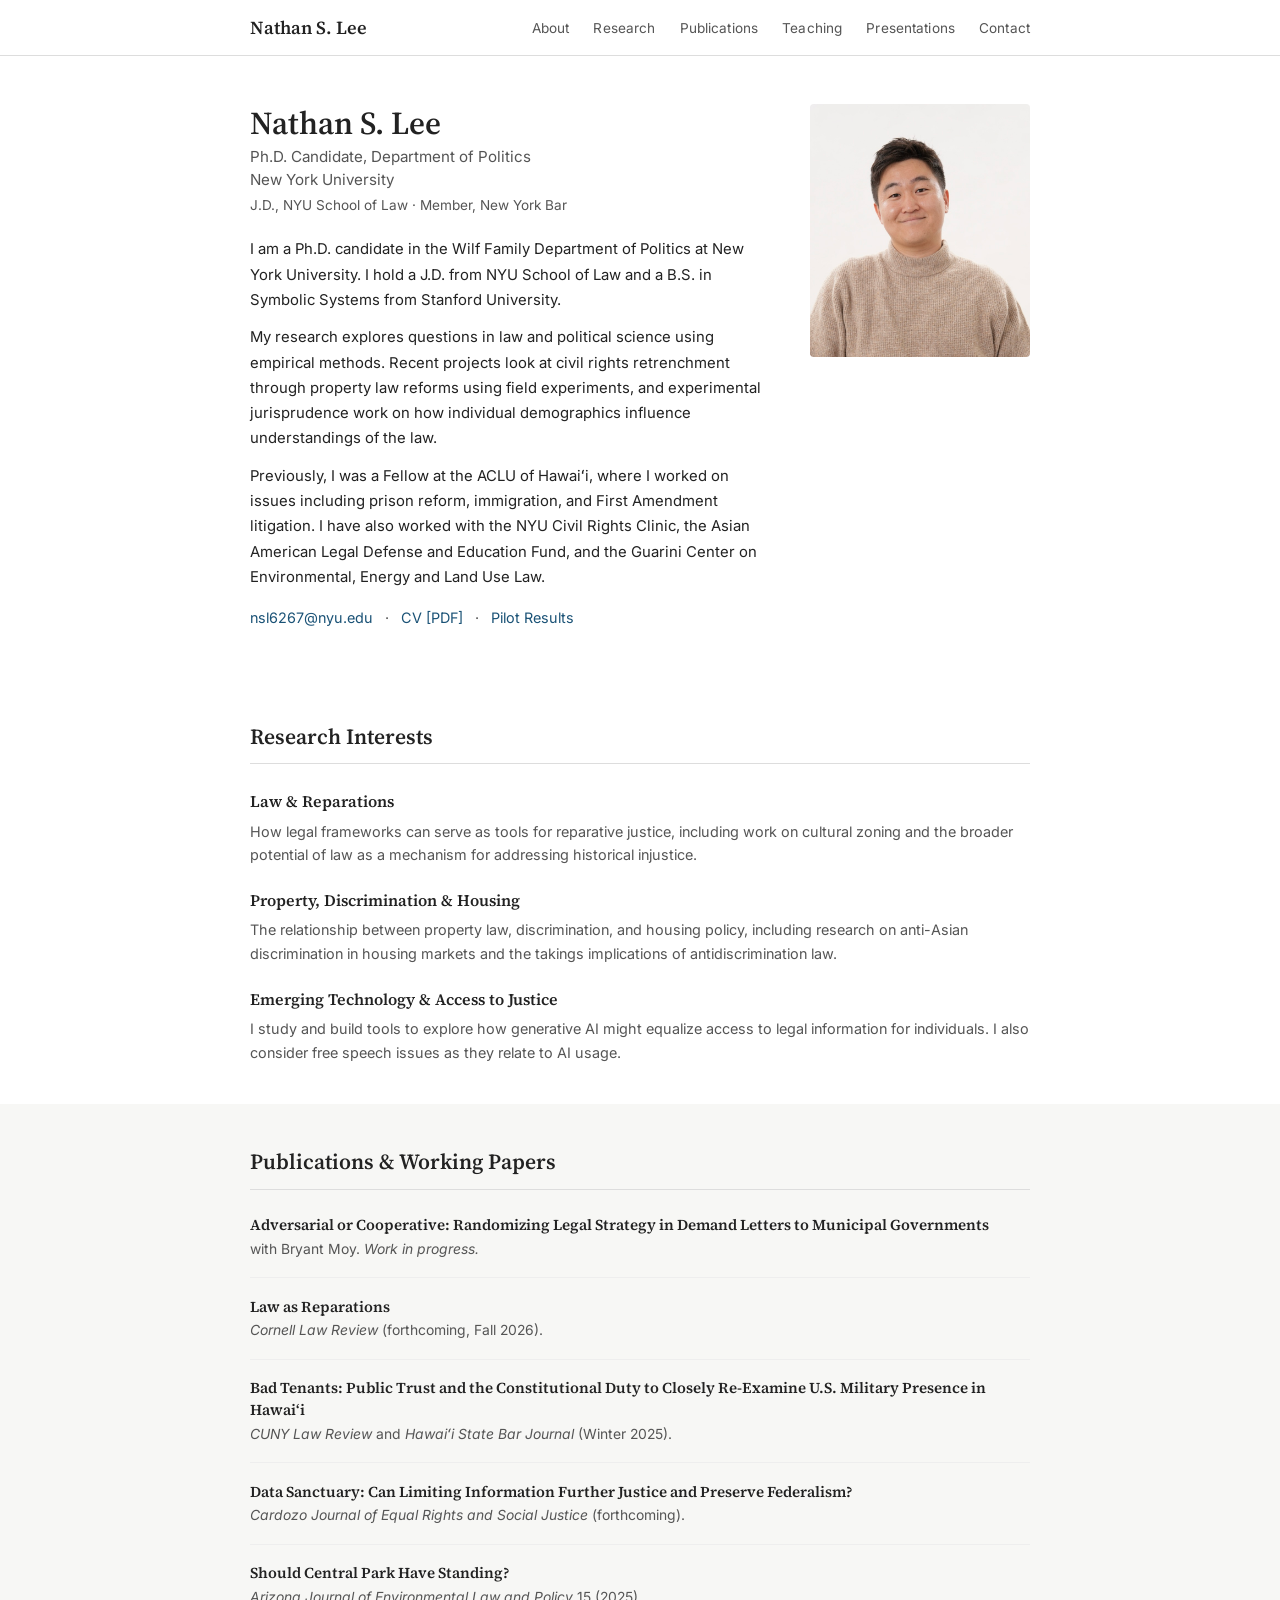
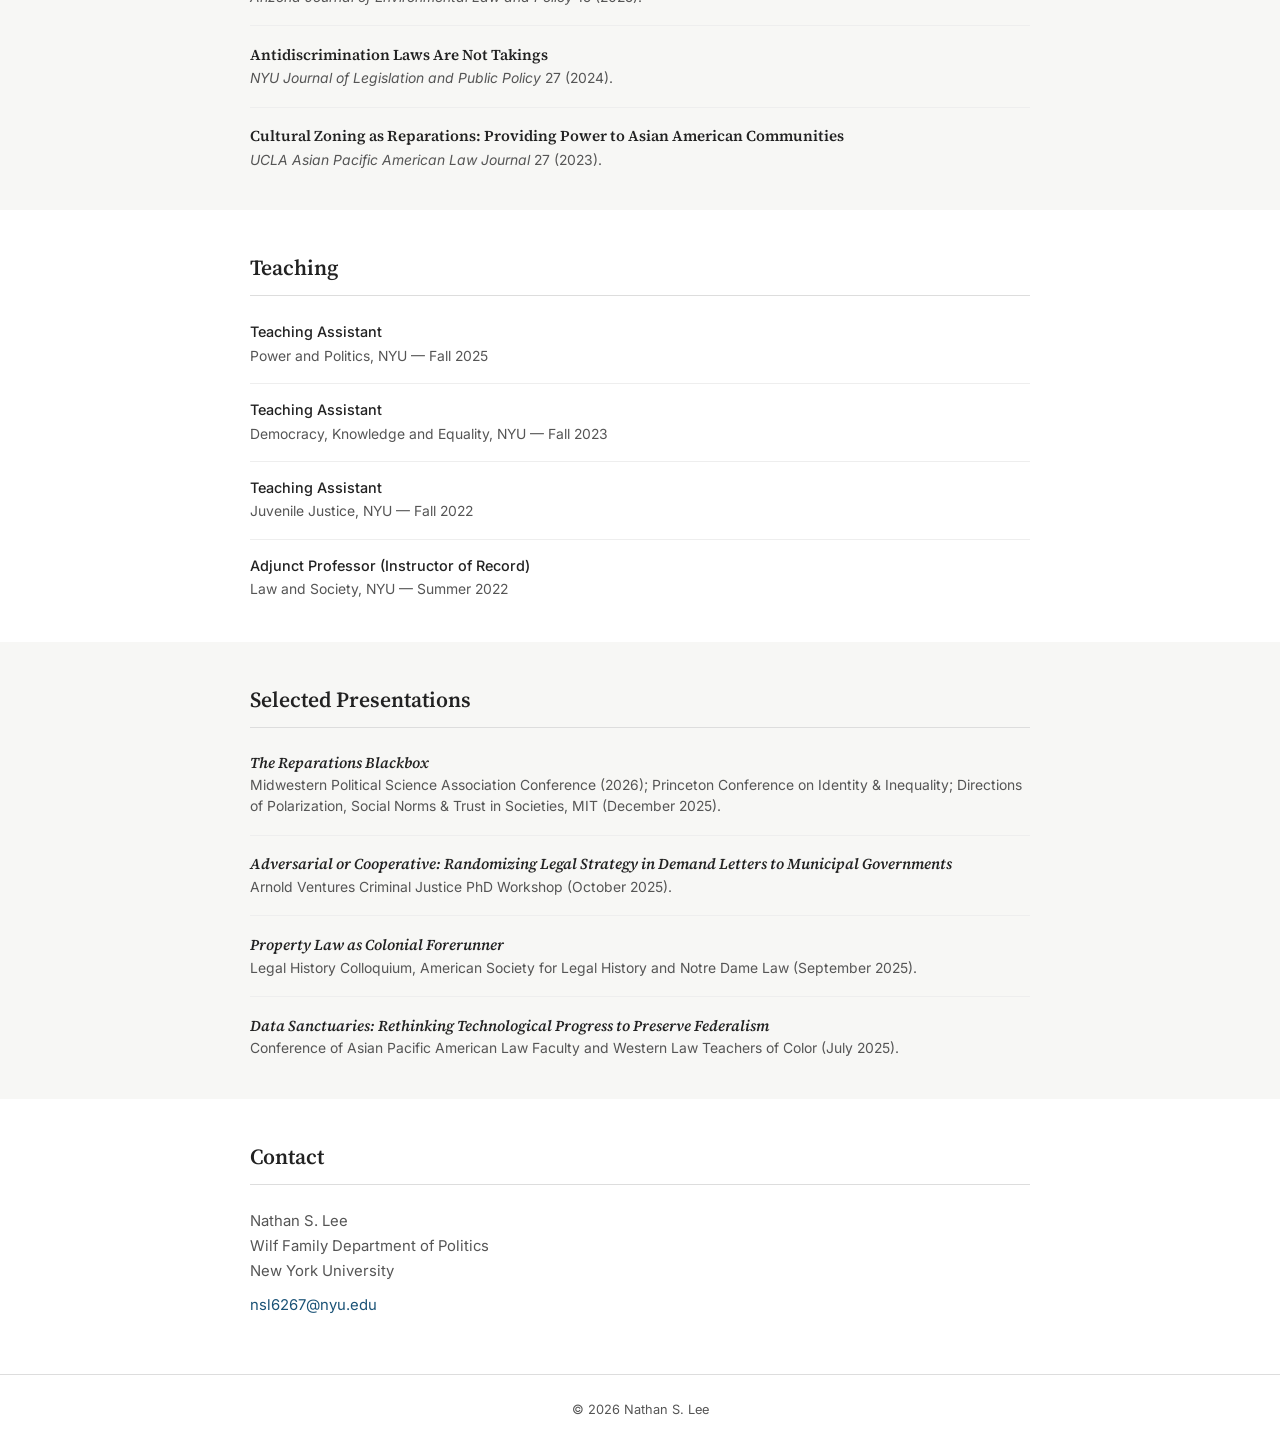
<file: index.html>
<!DOCTYPE html>
<html lang="en">

<head>
    <meta charset="UTF-8">
    <meta name="viewport" content="width=device-width, initial-scale=1.0">
    <title>Nathan S. Lee</title>
    <meta name="description" content="Nathan S. Lee — Ph.D. Candidate in Politics at NYU. Research on law, reparations, and constitutional rights.">

    <!-- Fonts -->
    <link rel="preconnect" href="https://fonts.googleapis.com">
    <link rel="preconnect" href="https://fonts.gstatic.com" crossorigin>
    <link href="https://fonts.googleapis.com/css2?family=Source+Serif+4:ital,wght@0,300;0,400;0,600;1,400&family=Inter:wght@300;400;500&display=swap" rel="stylesheet">

    <!-- Styles -->
    <link rel="stylesheet" href="css/style.css">
</head>

<body>
    <nav class="navbar">
        <div class="container nav-container">
            <a href="#" class="logo">Nathan S. Lee</a>
            <button class="mobile-menu-btn" aria-label="Toggle menu">
                <span class="bar"></span>
                <span class="bar"></span>
                <span class="bar"></span>
            </button>
            <ul class="nav-links">
                <li><a href="#about">About</a></li>
                <li><a href="#research">Research</a></li>
                <li><a href="#publications">Publications</a></li>
                <li><a href="#teaching">Teaching</a></li>
                <li><a href="#presentations">Presentations</a></li>
                <li><a href="#contact">Contact</a></li>
            </ul>
        </div>
    </nav>

    <main>
        <header id="about" class="header-section">
            <div class="container header-content">
                <div class="header-text">
                    <h1 class="site-name">Nathan S. Lee</h1>
                    <p class="site-affiliation">Ph.D. Candidate, Department of Politics<br>New York University</p>
                    <p class="site-affiliation-secondary">J.D., NYU School of Law &middot; Member, New York Bar</p>
                    <p class="header-bio">I am a Ph.D. candidate in the Wilf Family Department of Politics at New York University. I hold a J.D. from NYU School of Law and a B.S. in Symbolic Systems from Stanford University.</p>
                    <p class="header-bio">My research explores questions in law and political science using empirical methods. Recent projects look at civil rights retrenchment through property law reforms using field experiments, and experimental jurisprudence work on how individual demographics influence understandings of the law.</p>
                    <p class="header-bio">Previously, I was a Fellow at the ACLU of Hawai&#699;i, where I worked on issues including prison reform, immigration, and First Amendment litigation. I have also worked with the NYU Civil Rights Clinic, the Asian American Legal Defense and Education Fund, and the Guarini Center on Environmental, Energy and Land Use Law.</p>
                    <div class="header-links">
                        <a href="mailto:nsl6267@nyu.edu">nsl6267@nyu.edu</a>
                        <span class="link-sep">&middot;</span>
                        <a href="CV.pdf">CV [PDF]</a>
                        <span class="link-sep">&middot;</span>
                        <a href="results/">Pilot Results</a>
                    </div>
                </div>
                <div class="header-photo-wrapper">
                    <img src="images/headshot.jpg?v=2" alt="Nathan S. Lee" class="header-photo">
                </div>
            </div>
        </header>

        <section id="research" class="section">
            <div class="container">
                <h2 class="section-title">Research Interests</h2>
                <div class="research-areas">
                    <div class="research-area">
                        <h3>Law &amp; Reparations</h3>
                        <p>How legal frameworks can serve as tools for reparative justice, including work on cultural zoning and the broader potential of law as a mechanism for addressing historical injustice.</p>
                    </div>
                    <div class="research-area">
                        <h3>Property, Discrimination &amp; Housing</h3>
                        <p>The relationship between property law, discrimination, and housing policy, including research on anti-Asian discrimination in housing markets and the takings implications of antidiscrimination law.</p>
                    </div>
                    <div class="research-area">
                        <h3>Emerging Technology &amp; Access to Justice</h3>
                        <p>I study and build tools to explore how generative AI might equalize access to legal information for individuals. I also consider free speech issues as they relate to AI usage.</p>
                    </div>
                </div>
            </div>
        </section>

        <section id="publications" class="section alt-bg">
            <div class="container">
                <h2 class="section-title">Publications &amp; Working Papers</h2>
                <div class="publications-list">
                    <div class="pub-item">
                        <p class="pub-title">Adversarial or Cooperative: Randomizing Legal Strategy in Demand Letters to Municipal Governments</p>
                        <p class="pub-meta">with Bryant Moy. <em>Work in progress.</em></p>
                    </div>
                    <div class="pub-item">
                        <p class="pub-title">Law as Reparations</p>
                        <p class="pub-meta"><em>Cornell Law Review</em> (forthcoming, Fall 2026).</p>
                    </div>
                    <div class="pub-item">
                        <p class="pub-title">Bad Tenants: Public Trust and the Constitutional Duty to Closely Re-Examine U.S. Military Presence in Hawai&#699;i</p>
                        <p class="pub-meta"><em>CUNY Law Review</em> and <em>Hawai&#699;i State Bar Journal</em> (Winter 2025).</p>
                    </div>
                    <div class="pub-item">
                        <p class="pub-title">Data Sanctuary: Can Limiting Information Further Justice and Preserve Federalism?</p>
                        <p class="pub-meta"><em>Cardozo Journal of Equal Rights and Social Justice</em> (forthcoming).</p>
                    </div>
                    <div class="pub-item">
                        <p class="pub-title">Should Central Park Have Standing?</p>
                        <p class="pub-meta"><em>Arizona Journal of Environmental Law and Policy</em> 15 (2025).</p>
                    </div>
                    <div class="pub-item">
                        <p class="pub-title">Antidiscrimination Laws Are Not Takings</p>
                        <p class="pub-meta"><em>NYU Journal of Legislation and Public Policy</em> 27 (2024).</p>
                    </div>
                    <div class="pub-item">
                        <p class="pub-title">Cultural Zoning as Reparations: Providing Power to Asian American Communities</p>
                        <p class="pub-meta"><em>UCLA Asian Pacific American Law Journal</em> 27 (2023).</p>
                    </div>
                </div>
            </div>
        </section>

        <section id="teaching" class="section">
            <div class="container">
                <h2 class="section-title">Teaching</h2>
                <div class="teaching-list">
                    <div class="teaching-item">
                        <p class="teaching-role">Teaching Assistant</p>
                        <p class="teaching-course">Power and Politics, NYU &mdash; Fall 2025</p>
                    </div>
                    <div class="teaching-item">
                        <p class="teaching-role">Teaching Assistant</p>
                        <p class="teaching-course">Democracy, Knowledge and Equality, NYU &mdash; Fall 2023</p>
                    </div>
                    <div class="teaching-item">
                        <p class="teaching-role">Teaching Assistant</p>
                        <p class="teaching-course">Juvenile Justice, NYU &mdash; Fall 2022</p>
                    </div>
                    <div class="teaching-item">
                        <p class="teaching-role">Adjunct Professor (Instructor of Record)</p>
                        <p class="teaching-course">Law and Society, NYU &mdash; Summer 2022</p>
                    </div>
                </div>
            </div>
        </section>

        <section id="presentations" class="section alt-bg">
            <div class="container">
                <h2 class="section-title">Selected Presentations</h2>
                <div class="presentations-list">
                    <div class="pres-item">
                        <p class="pres-title">The Reparations Blackbox</p>
                        <p class="pres-meta">Midwestern Political Science Association Conference (2026); Princeton Conference on Identity &amp; Inequality; Directions of Polarization, Social Norms &amp; Trust in Societies, MIT (December 2025).</p>
                    </div>
                    <div class="pres-item">
                        <p class="pres-title">Adversarial or Cooperative: Randomizing Legal Strategy in Demand Letters to Municipal Governments</p>
                        <p class="pres-meta">Arnold Ventures Criminal Justice PhD Workshop (October 2025).</p>
                    </div>
                    <div class="pres-item">
                        <p class="pres-title">Property Law as Colonial Forerunner</p>
                        <p class="pres-meta">Legal History Colloquium, American Society for Legal History and Notre Dame Law (September 2025).</p>
                    </div>
                    <div class="pres-item">
                        <p class="pres-title">Data Sanctuaries: Rethinking Technological Progress to Preserve Federalism</p>
                        <p class="pres-meta">Conference of Asian Pacific American Law Faculty and Western Law Teachers of Color (July 2025).</p>
                    </div>
                </div>
            </div>
        </section>

        <section id="contact" class="section">
            <div class="container">
                <h2 class="section-title">Contact</h2>
                <div class="contact-info">
                    <p>Nathan S. Lee</p>
                    <p>Wilf Family Department of Politics</p>
                    <p>New York University</p>
                    <p class="contact-email"><a href="mailto:nsl6267@nyu.edu">nsl6267@nyu.edu</a></p>
                </div>
            </div>
        </section>
    </main>

    <footer>
        <div class="container footer-content">
            <p>&copy; 2026 Nathan S. Lee</p>
        </div>
    </footer>

    <script src="js/script.js"></script>
</body>

</html>
</file>
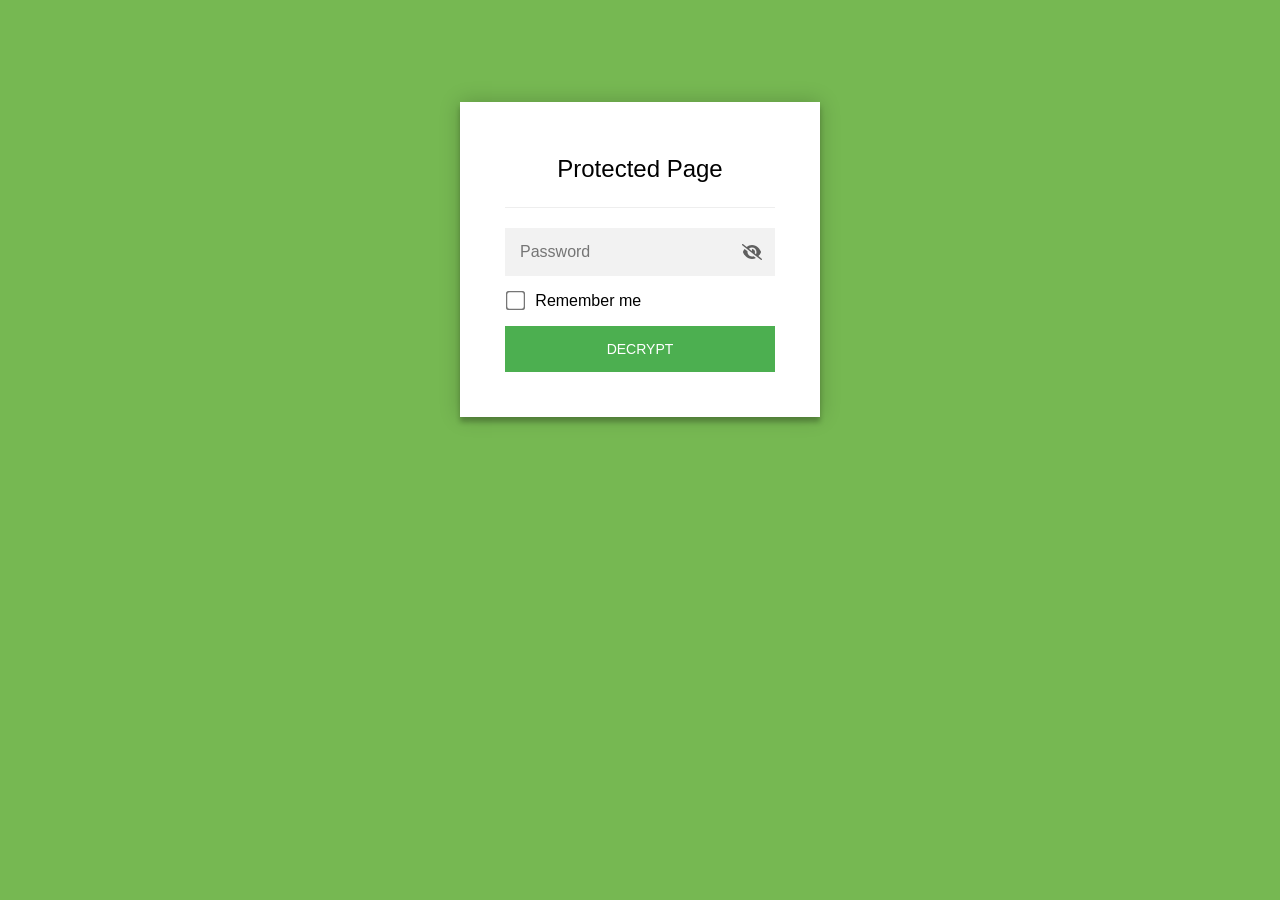
<file: results/index.html>
<!DOCTYPE html>
<html class="staticrypt-html">
    <head>
        <meta charset="utf-8" />
        <title>Protected Page</title>
        <meta name="viewport" content="width=device-width, initial-scale=1" />

        <!-- do not cache this page -->
        <meta http-equiv="cache-control" content="max-age=0" />
        <meta http-equiv="cache-control" content="no-cache" />
        <meta http-equiv="expires" content="0" />
        <meta http-equiv="expires" content="Tue, 01 Jan 1980 1:00:00 GMT" />
        <meta http-equiv="pragma" content="no-cache" />

        <style>
            .staticrypt-hr {
                margin-top: 20px;
                margin-bottom: 20px;
                border: 0;
                border-top: 1px solid #eee;
            }

            .staticrypt-page {
                width: 360px;
                padding: 8% 0 0;
                margin: auto;
                box-sizing: border-box;
            }

            .staticrypt-form {
                position: relative;
                z-index: 1;
                background: #ffffff;
                max-width: 360px;
                margin: 0 auto 100px;
                padding: 45px;
                text-align: center;
                box-shadow: 0 0 20px 0 rgba(0, 0, 0, 0.2), 0 5px 5px 0 rgba(0, 0, 0, 0.24);
            }

            .staticrypt-form input[type="password"],
            input[type="text"] {
                background: inherit;
                border: 0;
                box-sizing: border-box; /* This ensures padding is included in the total width */
                font-size: 14px;
                outline: 0;
                padding: 15px 30px 15px 15px; /* Adjust the padding to ensure there is space for the icon */
                width: 100%;
            }

            .staticrypt-password-container {
                position: relative;
                outline: 0;
                background: #f2f2f2;
                width: 100%;
                border: 0;
                margin: 0 0 15px;
                box-sizing: border-box;
            }

            .staticrypt-toggle-password-visibility {
                cursor: pointer;
                height: 20px;
                opacity: 60%;
                padding: 13px;
                position: absolute;
                right: 0;
                top: 50%;
                transform: translateY(-50%);
                width: 20px;
            }

            .staticrypt-form .staticrypt-decrypt-button {
                text-transform: uppercase;
                outline: 0;
                background: #4CAF50;
                width: 100%;
                border: 0;
                padding: 15px;
                color: #ffffff;
                font-size: 14px;
                cursor: pointer;
            }

            .staticrypt-form .staticrypt-decrypt-button:hover,
            .staticrypt-form .staticrypt-decrypt-button:active,
            .staticrypt-form .staticrypt-decrypt-button:focus {
                background: #4CAF50;
                filter: brightness(92%);
            }

            .staticrypt-html {
                height: 100%;
            }

            .staticrypt-body {
                height: 100%;
                margin: 0;
            }

            .staticrypt-content {
                height: 100%;
                margin-bottom: 1em;
                background: #76B852;
                font-family: "Arial", sans-serif;
                -webkit-font-smoothing: antialiased;
                -moz-osx-font-smoothing: grayscale;
            }

            .staticrypt-instructions {
                margin-top: -1em;
                margin-bottom: 1em;
            }

            .staticrypt-title {
                font-size: 1.5em;
            }

            label.staticrypt-remember {
                display: flex;
                align-items: center;
                margin-bottom: 1em;
            }

            .staticrypt-remember input[type="checkbox"] {
                transform: scale(1.5);
                margin-right: 1em;
            }

            .hidden {
                display: none !important;
            }

            .staticrypt-spinner-container {
                height: 100%;
                display: flex;
                align-items: center;
                justify-content: center;
            }

            .staticrypt-spinner {
                display: inline-block;
                width: 2rem;
                height: 2rem;
                vertical-align: text-bottom;
                border: 0.25em solid gray;
                border-right-color: transparent;
                border-radius: 50%;
                -webkit-animation: spinner-border 0.75s linear infinite;
                animation: spinner-border 0.75s linear infinite;
                animation-duration: 0.75s;
                animation-timing-function: linear;
                animation-delay: 0s;
                animation-iteration-count: infinite;
                animation-direction: normal;
                animation-fill-mode: none;
                animation-play-state: running;
                animation-name: spinner-border;
            }

            @keyframes spinner-border {
                100% {
                    transform: rotate(360deg);
                }
            }

            @media screen and (-webkit-min-device-pixel-ratio: 0) {
                .staticrypt-form input[type="password"],
                input[type="text"] {
                    font-size: 16px;
                }
            }
        </style>
    </head>

    <body class="staticrypt-body">
        <div id="staticrypt_loading" class="staticrypt-spinner-container">
            <div class="staticrypt-spinner"></div>
        </div>

        <div id="staticrypt_content" class="staticrypt-content hidden">
            <div class="staticrypt-page">
                <div class="staticrypt-form">
                    <div class="staticrypt-instructions">
                        <p class="staticrypt-title">Protected Page</p>
                        <p></p>
                    </div>

                    <hr class="staticrypt-hr" />

                    <form id="staticrypt-form" action="#" method="post">
                        <div class="staticrypt-password-container">
                            <input
                                id="staticrypt-password"
                                type="password"
                                name="password"
                                placeholder="Password"
                                autofocus
                            />

                            <img
                                class="staticrypt-toggle-password-visibility"
                                alt="Show password"
                                title="Show password"
                                src="[data-uri]"
                            />
                        </div>

                        <label id="staticrypt-remember-label" class="staticrypt-remember hidden">
                            <input id="staticrypt-remember" type="checkbox" name="remember" />
                            Remember me
                        </label>

                        <input type="submit" class="staticrypt-decrypt-button" value="DECRYPT" />
                    </form>
                </div>
            </div>
        </div>

        <script>
            // these variables will be filled when generating the file - the template format is 'variable_name'
            const staticryptInitiator = ((function(){
  const exports = {};
  const cryptoEngine = ((function(){
  const exports = {};
  const { subtle } = crypto;

const IV_BITS = 16 * 8;
const HEX_BITS = 4;
const ENCRYPTION_ALGO = "AES-CBC";

/**
 * Translates between utf8 encoded hexadecimal strings
 * and Uint8Array bytes.
 */
const HexEncoder = {
    /**
     * hex string -> bytes
     * @param {string} hexString
     * @returns {Uint8Array}
     */
    parse: function (hexString) {
        if (hexString.length % 2 !== 0) throw "Invalid hexString";
        const arrayBuffer = new Uint8Array(hexString.length / 2);

        for (let i = 0; i < hexString.length; i += 2) {
            const byteValue = parseInt(hexString.substring(i, i + 2), 16);
            if (isNaN(byteValue)) {
                throw "Invalid hexString";
            }
            arrayBuffer[i / 2] = byteValue;
        }
        return arrayBuffer;
    },

    /**
     * bytes -> hex string
     * @param {Uint8Array} bytes
     * @returns {string}
     */
    stringify: function (bytes) {
        const hexBytes = [];

        for (let i = 0; i < bytes.length; ++i) {
            let byteString = bytes[i].toString(16);
            if (byteString.length < 2) {
                byteString = "0" + byteString;
            }
            hexBytes.push(byteString);
        }
        return hexBytes.join("");
    },
};

/**
 * Translates between utf8 strings and Uint8Array bytes.
 */
const UTF8Encoder = {
    parse: function (str) {
        return new TextEncoder().encode(str);
    },

    stringify: function (bytes) {
        return new TextDecoder().decode(bytes);
    },
};

/**
 * Salt and encrypt a msg with a password.
 */
async function encrypt(msg, hashedPassword) {
    // Must be 16 bytes, unpredictable, and preferably cryptographically random. However, it need not be secret.
    // https://developer.mozilla.org/en-US/docs/Web/API/SubtleCrypto/encrypt#parameters
    const iv = crypto.getRandomValues(new Uint8Array(IV_BITS / 8));

    const key = await subtle.importKey("raw", HexEncoder.parse(hashedPassword), ENCRYPTION_ALGO, false, ["encrypt"]);

    const encrypted = await subtle.encrypt(
        {
            name: ENCRYPTION_ALGO,
            iv: iv,
        },
        key,
        UTF8Encoder.parse(msg)
    );

    // iv will be 32 hex characters, we prepend it to the ciphertext for use in decryption
    return HexEncoder.stringify(iv) + HexEncoder.stringify(new Uint8Array(encrypted));
}
exports.encrypt = encrypt;

/**
 * Decrypt a salted msg using a password.
 *
 * @param {string} encryptedMsg
 * @param {string} hashedPassword
 * @returns {Promise<string>}
 */
async function decrypt(encryptedMsg, hashedPassword) {
    const ivLength = IV_BITS / HEX_BITS;
    const iv = HexEncoder.parse(encryptedMsg.substring(0, ivLength));
    const encrypted = encryptedMsg.substring(ivLength);

    const key = await subtle.importKey("raw", HexEncoder.parse(hashedPassword), ENCRYPTION_ALGO, false, ["decrypt"]);

    const outBuffer = await subtle.decrypt(
        {
            name: ENCRYPTION_ALGO,
            iv: iv,
        },
        key,
        HexEncoder.parse(encrypted)
    );

    return UTF8Encoder.stringify(new Uint8Array(outBuffer));
}
exports.decrypt = decrypt;

/**
 * Salt and hash the password so it can be stored in localStorage without opening a password reuse vulnerability.
 *
 * @param {string} password
 * @param {string} salt
 * @returns {Promise<string>}
 */
async function hashPassword(password, salt) {
    // we hash the password in multiple steps, each adding more iterations. This is because we used to allow less
    // iterations, so for backward compatibility reasons, we need to support going from that to more iterations.
    let hashedPassword = await hashLegacyRound(password, salt);

    hashedPassword = await hashSecondRound(hashedPassword, salt);

    return hashThirdRound(hashedPassword, salt);
}
exports.hashPassword = hashPassword;

/**
 * This hashes the password with 1k iterations. This is a low number, we need this function to support backwards
 * compatibility.
 *
 * @param {string} password
 * @param {string} salt
 * @returns {Promise<string>}
 */
function hashLegacyRound(password, salt) {
    return pbkdf2(password, salt, 1000, "SHA-1");
}
exports.hashLegacyRound = hashLegacyRound;

/**
 * Add a second round of iterations. This is because we used to use 1k, so for backwards compatibility with
 * remember-me/autodecrypt links, we need to support going from that to more iterations.
 *
 * @param hashedPassword
 * @param salt
 * @returns {Promise<string>}
 */
function hashSecondRound(hashedPassword, salt) {
    return pbkdf2(hashedPassword, salt, 14000, "SHA-256");
}
exports.hashSecondRound = hashSecondRound;

/**
 * Add a third round of iterations to bring total number to 600k. This is because we used to use 1k, then 15k, so for
 * backwards compatibility with remember-me/autodecrypt links, we need to support going from that to more iterations.
 *
 * @param hashedPassword
 * @param salt
 * @returns {Promise<string>}
 */
function hashThirdRound(hashedPassword, salt) {
    return pbkdf2(hashedPassword, salt, 585000, "SHA-256");
}
exports.hashThirdRound = hashThirdRound;

/**
 * Salt and hash the password so it can be stored in localStorage without opening a password reuse vulnerability.
 *
 * @param {string} password
 * @param {string} salt
 * @param {int} iterations
 * @param {string} hashAlgorithm
 * @returns {Promise<string>}
 */
async function pbkdf2(password, salt, iterations, hashAlgorithm) {
    const key = await subtle.importKey("raw", UTF8Encoder.parse(password), "PBKDF2", false, ["deriveBits"]);

    const keyBytes = await subtle.deriveBits(
        {
            name: "PBKDF2",
            hash: hashAlgorithm,
            iterations,
            salt: UTF8Encoder.parse(salt),
        },
        key,
        256
    );

    return HexEncoder.stringify(new Uint8Array(keyBytes));
}

function generateRandomSalt() {
    const bytes = crypto.getRandomValues(new Uint8Array(128 / 8));

    return HexEncoder.stringify(new Uint8Array(bytes));
}
exports.generateRandomSalt = generateRandomSalt;

async function signMessage(hashedPassword, message) {
    const key = await subtle.importKey(
        "raw",
        HexEncoder.parse(hashedPassword),
        {
            name: "HMAC",
            hash: "SHA-256",
        },
        false,
        ["sign"]
    );
    const signature = await subtle.sign("HMAC", key, UTF8Encoder.parse(message));

    return HexEncoder.stringify(new Uint8Array(signature));
}
exports.signMessage = signMessage;

function getRandomAlphanum() {
    const possibleCharacters = "abcdefghijklmnopqrstuvwxyzABCDEFGHIJKLMNOPQRSTUVWXYZ0123456789";

    let byteArray;
    let parsedInt;

    // Keep generating new random bytes until we get a value that falls
    // within a range that can be evenly divided by possibleCharacters.length
    do {
        byteArray = crypto.getRandomValues(new Uint8Array(1));
        // extract the lowest byte to get an int from 0 to 255 (probably unnecessary, since we're only generating 1 byte)
        parsedInt = byteArray[0] & 0xff;
    } while (parsedInt >= 256 - (256 % possibleCharacters.length));

    // Take the modulo of the parsed integer to get a random number between 0 and totalLength - 1
    const randomIndex = parsedInt % possibleCharacters.length;

    return possibleCharacters[randomIndex];
}

/**
 * Generate a random string of a given length.
 *
 * @param {int} length
 * @returns {string}
 */
function generateRandomString(length) {
    let randomString = "";

    for (let i = 0; i < length; i++) {
        randomString += getRandomAlphanum();
    }

    return randomString;
}
exports.generateRandomString = generateRandomString;

  return exports;
})());
const codec = ((function(){
  const exports = {};
  /**
 * Initialize the codec with the provided cryptoEngine - this return functions to encode and decode messages.
 *
 * @param cryptoEngine - the engine to use for encryption / decryption
 */
function init(cryptoEngine) {
    const exports = {};

    /**
     * Top-level function for encoding a message.
     * Includes password hashing, encryption, and signing.
     *
     * @param {string} msg
     * @param {string} password
     * @param {string} salt
     *
     * @returns {string} The encoded text
     */
    async function encode(msg, password, salt) {
        const hashedPassword = await cryptoEngine.hashPassword(password, salt);

        const encrypted = await cryptoEngine.encrypt(msg, hashedPassword);

        // we use the hashed password in the HMAC because this is effectively what will be used a password (so we can store
        // it in localStorage safely, we don't use the clear text password)
        const hmac = await cryptoEngine.signMessage(hashedPassword, encrypted);

        return hmac + encrypted;
    }
    exports.encode = encode;

    /**
     * Encode using a password that has already been hashed. This is useful to encode multiple messages in a row, that way
     * we don't need to hash the password multiple times.
     *
     * @param {string} msg
     * @param {string} hashedPassword
     *
     * @returns {string} The encoded text
     */
    async function encodeWithHashedPassword(msg, hashedPassword) {
        const encrypted = await cryptoEngine.encrypt(msg, hashedPassword);

        // we use the hashed password in the HMAC because this is effectively what will be used a password (so we can store
        // it in localStorage safely, we don't use the clear text password)
        const hmac = await cryptoEngine.signMessage(hashedPassword, encrypted);

        return hmac + encrypted;
    }
    exports.encodeWithHashedPassword = encodeWithHashedPassword;

    /**
     * Top-level function for decoding a message.
     * Includes signature check and decryption.
     *
     * @param {string} signedMsg
     * @param {string} hashedPassword
     * @param {string} salt
     * @param {int} backwardCompatibleAttempt
     * @param {string} originalPassword
     *
     * @returns {Object} {success: true, decoded: string} | {success: false, message: string}
     */
    async function decode(signedMsg, hashedPassword, salt, backwardCompatibleAttempt = 0, originalPassword = "") {
        const encryptedHMAC = signedMsg.substring(0, 64);
        const encryptedMsg = signedMsg.substring(64);
        const decryptedHMAC = await cryptoEngine.signMessage(hashedPassword, encryptedMsg);

        if (decryptedHMAC !== encryptedHMAC) {
            // we have been raising the number of iterations in the hashing algorithm multiple times, so to support the old
            // remember-me/autodecrypt links we need to try bringing the old hashes up to speed.
            originalPassword = originalPassword || hashedPassword;
            if (backwardCompatibleAttempt === 0) {
                const updatedHashedPassword = await cryptoEngine.hashThirdRound(originalPassword, salt);

                return decode(signedMsg, updatedHashedPassword, salt, backwardCompatibleAttempt + 1, originalPassword);
            }
            if (backwardCompatibleAttempt === 1) {
                let updatedHashedPassword = await cryptoEngine.hashSecondRound(originalPassword, salt);
                updatedHashedPassword = await cryptoEngine.hashThirdRound(updatedHashedPassword, salt);

                return decode(signedMsg, updatedHashedPassword, salt, backwardCompatibleAttempt + 1, originalPassword);
            }

            return { success: false, message: "Signature mismatch" };
        }

        return {
            success: true,
            decoded: await cryptoEngine.decrypt(encryptedMsg, hashedPassword),
        };
    }
    exports.decode = decode;

    return exports;
}
exports.init = init;

  return exports;
})());
const decode = codec.init(cryptoEngine).decode;

/**
 * Initialize the staticrypt module, that exposes functions callbable by the password_template.
 *
 * @param {{
 *  staticryptEncryptedMsgUniqueVariableName: string,
 *  isRememberEnabled: boolean,
 *  rememberDurationInDays: number,
 *  staticryptSaltUniqueVariableName: string,
 * }} staticryptConfig - object of data that is stored on the password_template at encryption time.
 *
 * @param {{
 *  rememberExpirationKey: string,
 *  rememberPassphraseKey: string,
 *  replaceHtmlCallback: function,
 *  clearLocalStorageCallback: function,
 * }} templateConfig - object of data that can be configured by a custom password_template.
 */
function init(staticryptConfig, templateConfig) {
    const exports = {};

    /**
     * Decrypt our encrypted page, replace the whole HTML.
     *
     * @param {string} hashedPassword
     * @returns {Promise<boolean>}
     */
    async function decryptAndReplaceHtml(hashedPassword) {
        const { staticryptEncryptedMsgUniqueVariableName, staticryptSaltUniqueVariableName } = staticryptConfig;
        const { replaceHtmlCallback } = templateConfig;

        const result = await decode(
            staticryptEncryptedMsgUniqueVariableName,
            hashedPassword,
            staticryptSaltUniqueVariableName
        );
        if (!result.success) {
            return false;
        }
        const plainHTML = result.decoded;

        // if the user configured a callback call it, otherwise just replace the whole HTML
        if (typeof replaceHtmlCallback === "function") {
            replaceHtmlCallback(plainHTML);
        } else {
            document.write(plainHTML);
            document.close();
        }

        return true;
    }

    /**
     * Attempt to decrypt the page and replace the whole HTML.
     *
     * @param {string} password
     * @param {boolean} isRememberChecked
     *
     * @returns {Promise<{isSuccessful: boolean, hashedPassword?: string}>} - we return an object, so that if we want to
     *   expose more information in the future we can do it without breaking the password_template
     */
    async function handleDecryptionOfPage(password, isRememberChecked) {
        const { staticryptSaltUniqueVariableName } = staticryptConfig;

        // decrypt and replace the whole page
        const hashedPassword = await cryptoEngine.hashPassword(password, staticryptSaltUniqueVariableName);
        return handleDecryptionOfPageFromHash(hashedPassword, isRememberChecked);
    }
    exports.handleDecryptionOfPage = handleDecryptionOfPage;

    async function handleDecryptionOfPageFromHash(hashedPassword, isRememberChecked) {
        const { isRememberEnabled, rememberDurationInDays } = staticryptConfig;
        const { rememberExpirationKey, rememberPassphraseKey } = templateConfig;

        const isDecryptionSuccessful = await decryptAndReplaceHtml(hashedPassword);

        if (!isDecryptionSuccessful) {
            return {
                isSuccessful: false,
                hashedPassword,
            };
        }

        // remember the hashedPassword and set its expiration if necessary
        if (isRememberEnabled && isRememberChecked) {
            window.localStorage.setItem(rememberPassphraseKey, hashedPassword);

            // set the expiration if the duration isn't 0 (meaning no expiration)
            if (rememberDurationInDays > 0) {
                window.localStorage.setItem(
                    rememberExpirationKey,
                    (new Date().getTime() + rememberDurationInDays * 24 * 60 * 60 * 1000).toString()
                );
            }
        }

        return {
            isSuccessful: true,
            hashedPassword,
        };
    }
    exports.handleDecryptionOfPageFromHash = handleDecryptionOfPageFromHash;

    /**
     * Clear localstorage from staticrypt related values
     */
    function clearLocalStorage() {
        const { clearLocalStorageCallback, rememberExpirationKey, rememberPassphraseKey } = templateConfig;

        if (typeof clearLocalStorageCallback === "function") {
            clearLocalStorageCallback();
        } else {
            localStorage.removeItem(rememberPassphraseKey);
            localStorage.removeItem(rememberExpirationKey);
        }
    }

    async function handleDecryptOnLoad() {
        let isSuccessful = await decryptOnLoadFromUrl();

        if (!isSuccessful) {
            isSuccessful = await decryptOnLoadFromRememberMe();
        }

        return { isSuccessful };
    }
    exports.handleDecryptOnLoad = handleDecryptOnLoad;

    /**
     * Clear storage if we are logging out
     *
     * @returns {boolean} - whether we logged out
     */
    function logoutIfNeeded() {
        const logoutKey = "staticrypt_logout";

        // handle logout through query param
        const queryParams = new URLSearchParams(window.location.search);
        if (queryParams.has(logoutKey)) {
            clearLocalStorage();
            return true;
        }

        // handle logout through URL fragment
        const hash = window.location.hash.substring(1);
        if (hash.includes(logoutKey)) {
            clearLocalStorage();
            return true;
        }

        return false;
    }

    /**
     * To be called on load: check if we want to try to decrypt and replace the HTML with the decrypted content, and
     * try to do it if needed.
     *
     * @returns {Promise<boolean>} true if we derypted and replaced the whole page, false otherwise
     */
    async function decryptOnLoadFromRememberMe() {
        const { rememberDurationInDays } = staticryptConfig;
        const { rememberExpirationKey, rememberPassphraseKey } = templateConfig;

        // if we are login out, terminate
        if (logoutIfNeeded()) {
            return false;
        }

        // if there is expiration configured, check if we're not beyond the expiration
        if (rememberDurationInDays && rememberDurationInDays > 0) {
            const expiration = localStorage.getItem(rememberExpirationKey),
                isExpired = expiration && new Date().getTime() > parseInt(expiration);

            if (isExpired) {
                clearLocalStorage();
                return false;
            }
        }

        const hashedPassword = localStorage.getItem(rememberPassphraseKey);

        if (hashedPassword) {
            // try to decrypt
            const isDecryptionSuccessful = await decryptAndReplaceHtml(hashedPassword);

            // if the decryption is unsuccessful the password might be wrong - silently clear the saved data and let
            // the user fill the password form again
            if (!isDecryptionSuccessful) {
                clearLocalStorage();
                return false;
            }

            return true;
        }

        return false;
    }

    async function decryptOnLoadFromUrl() {
        const passwordKey = "staticrypt_pwd";
        const rememberMeKey = "remember_me";

        // try to get the password from the query param (for backward compatibility - we now want to avoid this method,
        // since it sends the hashed password to the server which isn't needed)
        const queryParams = new URLSearchParams(window.location.search);
        const hashedPasswordQuery = queryParams.get(passwordKey);
        const rememberMeQuery = queryParams.get(rememberMeKey);

        const urlFragment = window.location.hash.substring(1);
        // get the password from the url fragment
        const hashedPasswordRegexMatch = urlFragment.match(new RegExp(passwordKey + "=([^&]*)"));
        const hashedPasswordFragment = hashedPasswordRegexMatch ? hashedPasswordRegexMatch[1] : null;
        const rememberMeFragment = urlFragment.includes(rememberMeKey);

        const hashedPassword = hashedPasswordFragment || hashedPasswordQuery;
        const rememberMe = rememberMeFragment || rememberMeQuery;

        if (hashedPassword) {
            return handleDecryptionOfPageFromHash(hashedPassword, rememberMe);
        }

        return false;
    }

    return exports;
}
exports.init = init;

  return exports;
})());
            const templateError = "Bad password!",
                templateToggleAltShow = "Show password",
                templateToggleAltHide = "Hide password",
                isRememberEnabled = true,
                staticryptConfig = {"staticryptEncryptedMsgUniqueVariableName":"[base64]","isRememberEnabled":true,"rememberDurationInDays":0,"staticryptSaltUniqueVariableName":"3cacb08279eaeb2b15fe2814671dea4c"};

            // you can edit these values to customize some of the behavior of StatiCrypt
            const templateConfig = {
                rememberExpirationKey: "staticrypt_expiration",
                rememberPassphraseKey: "staticrypt_passphrase",
                replaceHtmlCallback: null,
                clearLocalStorageCallback: null,
            };

            // init the staticrypt engine
            const staticrypt = staticryptInitiator.init(staticryptConfig, templateConfig);

            // try to automatically decrypt on load if there is a saved password
            window.onload = async function () {
                const { isSuccessful } = await staticrypt.handleDecryptOnLoad();

                // if we didn't decrypt anything on load, show the password prompt. Otherwise the content has already been
                // replaced, no need to do anything
                if (!isSuccessful) {
                    // hide loading screen
                    document.getElementById("staticrypt_loading").classList.add("hidden");
                    document.getElementById("staticrypt_content").classList.remove("hidden");
                    document.getElementById("staticrypt-password").focus();

                    // show the remember me checkbox
                    if (isRememberEnabled) {
                        document.getElementById("staticrypt-remember-label").classList.remove("hidden");
                    }
                }
            };

            // toggle password visibility
            const toggleIcon = document.querySelector(".staticrypt-toggle-password-visibility");
            // these two icons are coming from FontAwesome
            const imgSrcEyeClosed =
                "[data-uri]";
            const imgSrcEyeOpened =
                "[data-uri]";
            toggleIcon.addEventListener("click", function () {
                const passwordInput = document.getElementById("staticrypt-password");
                if (passwordInput.type === "password") {
                    passwordInput.type = "text";
                    toggleIcon.src = imgSrcEyeOpened;
                    toggleIcon.alt = templateToggleAltHide;
                    toggleIcon.title = templateToggleAltHide;
                } else {
                    passwordInput.type = "password";
                    toggleIcon.src = imgSrcEyeClosed;
                    toggleIcon.alt = templateToggleAltShow;
                    toggleIcon.title = templateToggleAltShow;
                }
            });

            // handle password form submission
            document.getElementById("staticrypt-form").addEventListener("submit", async function (e) {
                e.preventDefault();

                const password = document.getElementById("staticrypt-password").value,
                    isRememberChecked = document.getElementById("staticrypt-remember").checked;

                const { isSuccessful } = await staticrypt.handleDecryptionOfPage(password, isRememberChecked);

                if (!isSuccessful) {
                    alert(templateError);
                }
            });
        </script>
    </body>
</html>
</file>
<file: css/style.css>
:root {
    --color-text: #222;
    --color-text-secondary: #555;
    --color-bg: #fff;
    --color-bg-alt: #f7f7f5;
    --color-border: #ddd;
    --color-link: #1a5276;
    --font-serif: 'Source Serif 4', Georgia, serif;
    --font-sans: 'Inter', -apple-system, BlinkMacSystemFont, sans-serif;
    --max-width: 820px;
    --header-height: 56px;
}

/* Reset */
*, *::before, *::after {
    box-sizing: border-box;
    margin: 0;
    padding: 0;
}

html {
    scroll-behavior: smooth;
    scroll-padding-top: calc(var(--header-height) + 1.5rem);
}

body {
    font-family: var(--font-sans);
    font-size: 15px;
    line-height: 1.7;
    color: var(--color-text);
    background: var(--color-bg);
}

a {
    color: var(--color-link);
    text-decoration: none;
}
a:hover {
    text-decoration: underline;
}

img {
    max-width: 100%;
    display: block;
}

ul { list-style: none; }

/* Layout */
.container {
    max-width: var(--max-width);
    margin: 0 auto;
    padding: 0 1.25rem;
}

/* Navbar */
.navbar {
    position: fixed;
    top: 0;
    left: 0;
    width: 100%;
    height: var(--header-height);
    background: rgba(255,255,255,0.95);
    backdrop-filter: blur(8px);
    border-bottom: 1px solid var(--color-border);
    z-index: 100;
    display: flex;
    align-items: center;
}

.nav-container {
    display: flex;
    justify-content: space-between;
    align-items: center;
    width: 100%;
}

.logo {
    font-family: var(--font-serif);
    font-size: 1.15rem;
    font-weight: 600;
    color: var(--color-text);
    text-decoration: none;
}
.logo:hover { text-decoration: none; }

.nav-links {
    display: flex;
    gap: 1.5rem;
}

.nav-links a {
    font-size: 0.85rem;
    font-weight: 400;
    color: var(--color-text-secondary);
    letter-spacing: 0.01em;
}
.nav-links a:hover {
    color: var(--color-text);
    text-decoration: none;
}

.mobile-menu-btn {
    display: none;
    background: none;
    border: none;
    cursor: pointer;
    padding: 4px;
}
.mobile-menu-btn .bar {
    display: block;
    width: 20px;
    height: 2px;
    background: var(--color-text);
    margin: 4px 0;
    transition: 0.2s;
}

/* Header / About */
.header-section {
    padding-top: calc(var(--header-height) + 3rem);
    padding-bottom: 3rem;
}

.header-content {
    display: grid;
    grid-template-columns: 1fr 220px;
    gap: 2.5rem;
    align-items: start;
}

.site-name {
    font-family: var(--font-serif);
    font-size: 2rem;
    font-weight: 600;
    color: var(--color-text);
    margin-bottom: 0.25rem;
    line-height: 1.2;
}

.site-affiliation {
    font-size: 0.95rem;
    color: var(--color-text-secondary);
    margin-bottom: 0.15rem;
    line-height: 1.5;
}

.site-affiliation-secondary {
    font-size: 0.85rem;
    color: var(--color-text-secondary);
    margin-bottom: 1.25rem;
}

.header-bio {
    font-size: 0.93rem;
    line-height: 1.7;
    color: var(--color-text);
    margin-bottom: 0.75rem;
}

.header-links {
    margin-top: 1rem;
    font-size: 0.9rem;
}
.header-links a {
    color: var(--color-link);
}
.link-sep {
    margin: 0 0.5rem;
    color: var(--color-text-secondary);
}

.header-photo-wrapper {
    width: 220px;
}
.header-photo {
    width: 100%;
    border-radius: 4px;
}

/* Sections */
.section {
    padding: 2.5rem 0;
}

.alt-bg {
    background: var(--color-bg-alt);
}

.section-title {
    font-family: var(--font-serif);
    font-size: 1.35rem;
    font-weight: 600;
    color: var(--color-text);
    margin-bottom: 1.5rem;
    padding-bottom: 0.5rem;
    border-bottom: 1px solid var(--color-border);
}

/* Research */
.research-areas {
    display: flex;
    flex-direction: column;
    gap: 1.25rem;
}

.research-area h3 {
    font-family: var(--font-serif);
    font-size: 1rem;
    font-weight: 600;
    margin-bottom: 0.25rem;
    color: var(--color-text);
}

.research-area p {
    font-size: 0.9rem;
    color: var(--color-text-secondary);
    line-height: 1.65;
}

/* Publications */
.publications-list {
    display: flex;
    flex-direction: column;
    gap: 1.1rem;
}

.pub-item {
    padding-bottom: 1.1rem;
    border-bottom: 1px solid #eee;
}
.pub-item:last-child {
    border-bottom: none;
    padding-bottom: 0;
}

.pub-title {
    font-family: var(--font-serif);
    font-size: 0.95rem;
    font-weight: 600;
    line-height: 1.45;
    color: var(--color-text);
    margin-bottom: 0.15rem;
}

.pub-meta {
    font-size: 0.87rem;
    color: var(--color-text-secondary);
    line-height: 1.5;
}

/* Teaching */
.teaching-list {
    display: flex;
    flex-direction: column;
    gap: 0.9rem;
}

.teaching-item {
    padding-bottom: 0.9rem;
    border-bottom: 1px solid #eee;
}
.teaching-item:last-child {
    border-bottom: none;
    padding-bottom: 0;
}

.teaching-role {
    font-size: 0.9rem;
    font-weight: 500;
    color: var(--color-text);
}

.teaching-course {
    font-size: 0.87rem;
    color: var(--color-text-secondary);
}

/* Presentations */
.presentations-list {
    display: flex;
    flex-direction: column;
    gap: 1.1rem;
}

.pres-item {
    padding-bottom: 1.1rem;
    border-bottom: 1px solid #eee;
}
.pres-item:last-child {
    border-bottom: none;
    padding-bottom: 0;
}

.pres-title {
    font-family: var(--font-serif);
    font-size: 0.95rem;
    font-weight: 600;
    font-style: italic;
    line-height: 1.45;
    color: var(--color-text);
    margin-bottom: 0.1rem;
}

.pres-meta {
    font-size: 0.87rem;
    color: var(--color-text-secondary);
    line-height: 1.5;
}

/* Contact */
.contact-info {
    font-size: 0.93rem;
    line-height: 1.7;
    color: var(--color-text-secondary);
}
.contact-email {
    margin-top: 0.5rem;
}
.contact-email a {
    color: var(--color-link);
}

/* Footer */
footer {
    border-top: 1px solid var(--color-border);
    padding: 1.5rem 0;
    margin-top: 1rem;
}

.footer-content {
    text-align: center;
    font-size: 0.8rem;
    color: var(--color-text-secondary);
}

/* Responsive */
@media (max-width: 640px) {
    .header-content {
        grid-template-columns: 1fr;
    }

    .header-photo-wrapper {
        width: 160px;
        order: -1;
    }

    .nav-links {
        position: absolute;
        top: var(--header-height);
        left: 0;
        width: 100%;
        flex-direction: column;
        align-items: flex-start;
        background: var(--color-bg);
        border-bottom: 1px solid var(--color-border);
        padding: 1rem 1.25rem;
        gap: 0.75rem;
        transform: translateY(-120%);
        transition: transform 0.25s ease;
    }

    .nav-links.active {
        transform: translateY(0);
    }

    .mobile-menu-btn {
        display: block;
    }

    .site-name {
        font-size: 1.6rem;
    }
}
</file>
